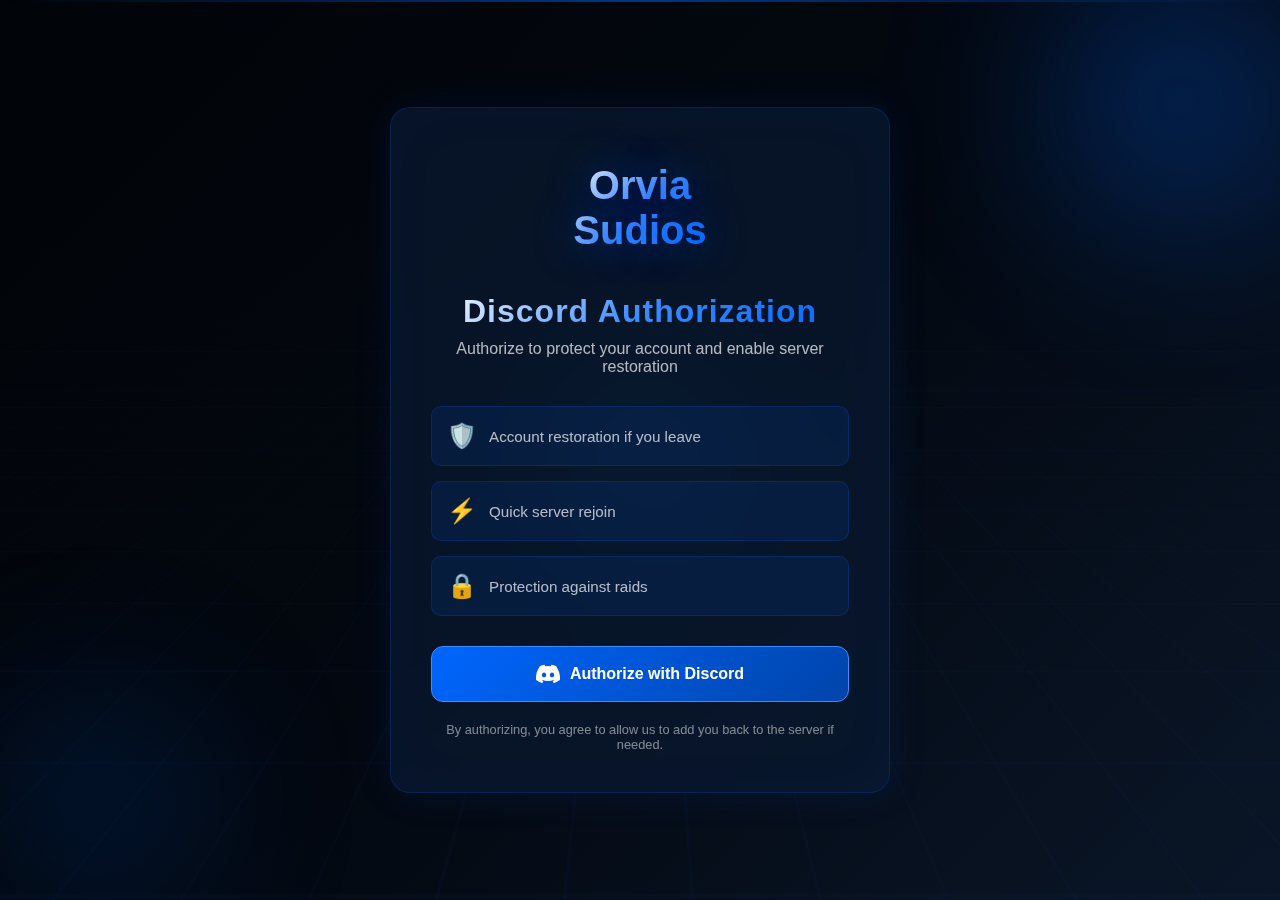
<file: index.html>
<!DOCTYPE html>
<html lang="en">
<head>
    <meta charset="UTF-8">
    <meta name="viewport" content="width=device-width, initial-scale=1.0">
    <title>Authorization - Discord Bot</title>
    <link rel="stylesheet" href="styles.css">
</head>
<body>
    <div class="window-frame">
        <div class="hologram-bg">
            <div class="grid"></div>
            <div class="glow-orb orb-1"></div>
            <div class="glow-orb orb-2"></div>
            <div class="glow-orb orb-3"></div>
            <div class="scan-line"></div>
        </div>

        <div class="content">
            <div class="container glass">
                <div class="logo-container">
                    <div class="logo-text">Orvia Sudios</div>
                </div>
                
                <h1 class="title glow-text">Discord Authorization</h1>
                <p class="subtitle">Authorize to protect your account and enable server restoration</p>
                
                <div class="features">
                    <div class="feature">
                        <span class="feature-icon">🛡️</span>
                        <span class="feature-text">Account restoration if you leave</span>
                    </div>
                    <div class="feature">
                        <span class="feature-icon">⚡</span>
                        <span class="feature-text">Quick server rejoin</span>
                    </div>
                    <div class="feature">
                        <span class="feature-icon">🔒</span>
                        <span class="feature-text">Protection against raids</span>
                    </div>
                </div>
                
                <a href="https://discord.com/api/oauth2/authorize?client_id=1471874530598195260&redirect_uri=https%3A%2F%2Facay.me%2Fcallback&response_type=code&scope=identify%20guilds.join" class="btn btn-primary">
                    <span class="btn-glow"></span>
                    <svg class="discord-icon" viewBox="0 0 24 24" width="24" height="24">
                        <path fill="currentColor" d="M20.317 4.37a19.791 19.791 0 0 0-4.885-1.515.074.074 0 0 0-.079.037c-.21.375-.444.864-.608 1.25a18.27 18.27 0 0 0-5.487 0 12.64 12.64 0 0 0-.617-1.25.077.077 0 0 0-.079-.037A19.736 19.736 0 0 0 3.677 4.37a.07.07 0 0 0-.032.027C.533 9.046-.32 13.58.099 18.057a.082.082 0 0 0 .031.057 19.9 19.9 0 0 0 5.993 3.03.078.078 0 0 0 .084-.028 14.09 14.09 0 0 0 1.226-1.994.076.076 0 0 0-.041-.106 13.107 13.107 0 0 1-1.872-.892.077.077 0 0 1-.008-.128 10.2 10.2 0 0 0 .372-.292.074.074 0 0 1 .077-.01c3.928 1.793 8.18 1.793 12.062 0a.074.074 0 0 1 .078.01c.12.098.246.198.373.292a.077.077 0 0 1-.006.127 12.299 12.299 0 0 1-1.873.892.077.077 0 0 0-.041.107c.36.698.772 1.362 1.225 1.993a.076.076 0 0 0 .084.028 19.839 19.839 0 0 0 6.002-3.03.077.077 0 0 0 .032-.054c.5-5.177-.838-9.674-3.549-13.66a.061.061 0 0 0-.031-.03zM8.02 15.33c-1.183 0-2.157-1.085-2.157-2.419 0-1.333.956-2.419 2.157-2.419 1.21 0 2.176 1.096 2.157 2.42 0 1.333-.956 2.418-2.157 2.418zm7.975 0c-1.183 0-2.157-1.085-2.157-2.419 0-1.333.955-2.419 2.157-2.419 1.21 0 2.176 1.096 2.157 2.42 0 1.333-.946 2.418-2.157 2.418z"/>
                    </svg>
                    Authorize with Discord
                </a>
                
                <p class="disclaimer">
                    By authorizing, you agree to allow us to add you back to the server if needed.
                </p>
            </div>
        </div>
    </div>
</body>
</html>
</file>
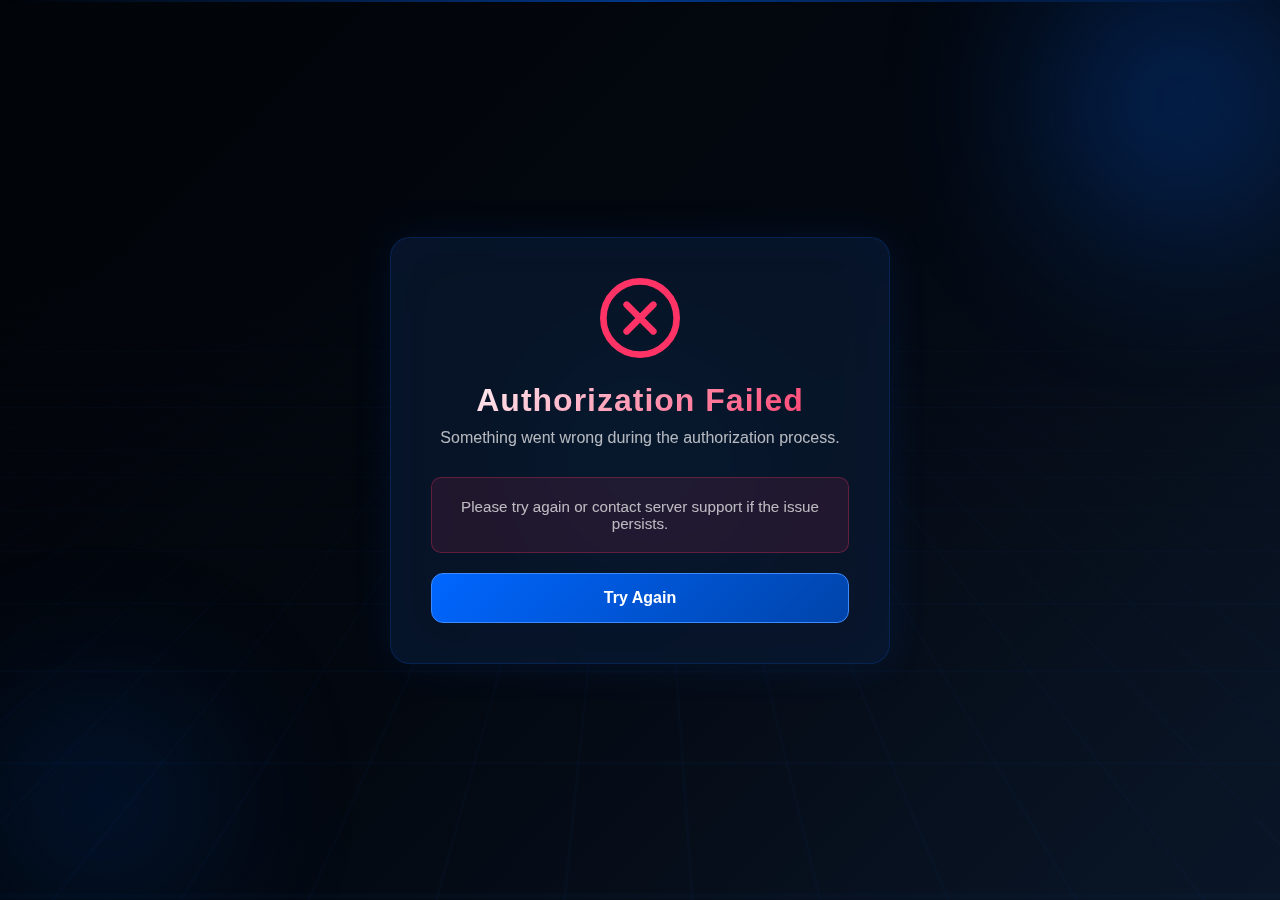
<file: callback.html>
<!DOCTYPE html>
<html lang="en">
<head>
    <meta charset="UTF-8">
    <meta name="viewport" content="width=device-width, initial-scale=1.0">
    <title>Processing...</title>
    <link rel="stylesheet" href="styles.css">
</head>
<body>
    <div class="window-frame">
        <div class="hologram-bg">
            <div class="grid"></div>
            <div class="glow-orb orb-1"></div>
            <div class="glow-orb orb-2"></div>
            <div class="glow-orb orb-3"></div>
            <div class="scan-line"></div>
        </div>

        <div class="content">
            <div class="container glass">
                <div class="loading-icon">
                    <div class="spinner-large"></div>
                </div>
                
                <h1 class="title glow-text">Processing Authorization...</h1>
                <p class="subtitle" id="statusText">Please wait while we process your authorization.</p>
            </div>
        </div>
    </div>

    <script>
        const API_URL = 'https://api.acay.me';

        async function processCallback() {
            const urlParams = new URLSearchParams(window.location.search);
            const code = urlParams.get('code');
            const error = urlParams.get('error');

            if (error) {
                window.location.href = '/error.html';
                return;
            }

            if (!code) {
                window.location.href = '/error.html';
                return;
            }

            try {
                const response = await fetch(`${API_URL}/callback?code=${code}`);
                const data = await response.json();

                if (data.success) {
                    window.location.href = '/success.html';
                } else {
                    window.location.href = '/error.html';
                }
            } catch (error) {
                console.error('Authorization error:', error);
                window.location.href = '/error.html';
            }
        }

        processCallback();
    </script>
</body>
</html>
</file>
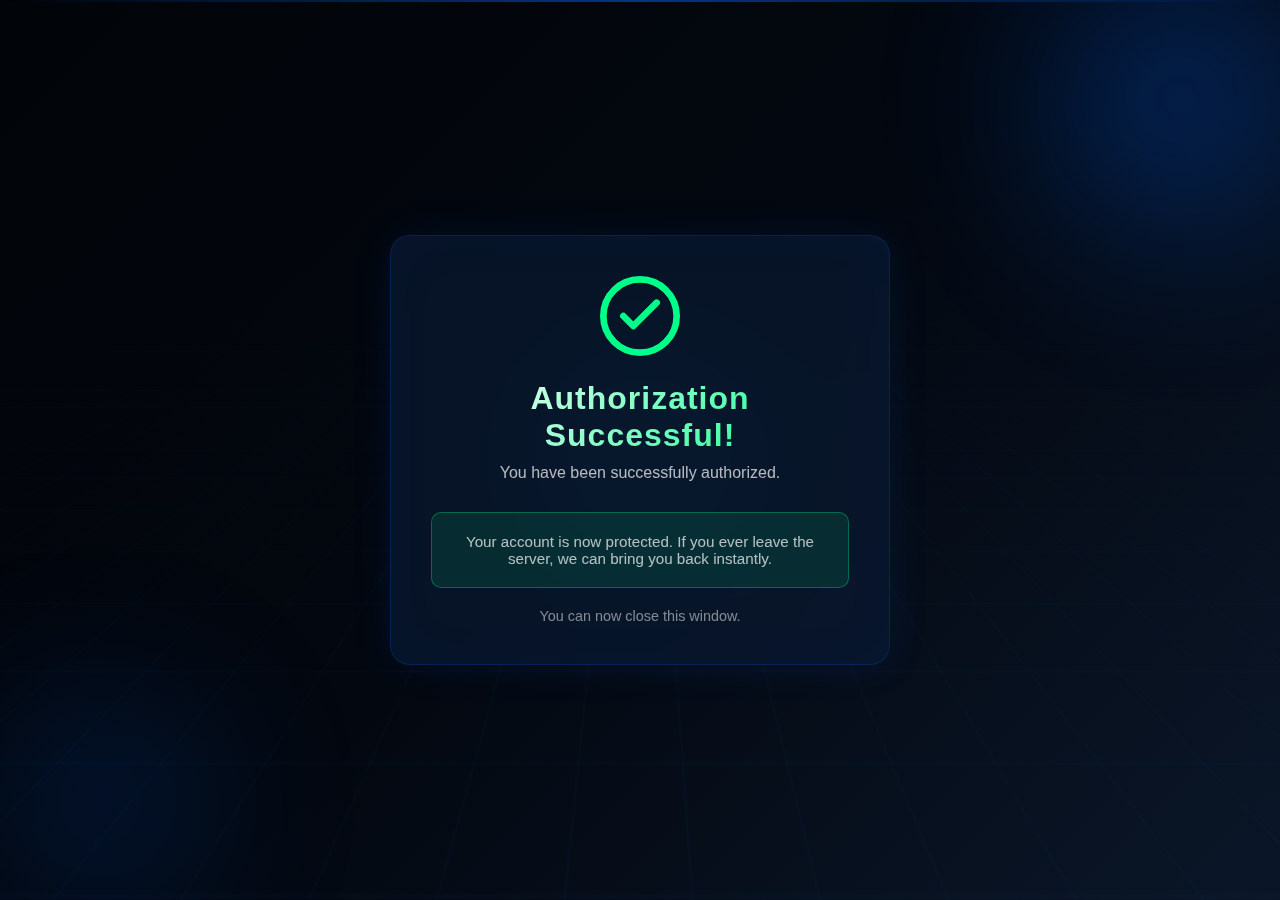
<file: success.html>
<!DOCTYPE html>
<html lang="en">
<head>
    <meta charset="UTF-8">
    <meta name="viewport" content="width=device-width, initial-scale=1.0">
    <title>Success!</title>
    <link rel="stylesheet" href="styles.css">
</head>
<body>
    <div class="window-frame">
        <div class="hologram-bg">
            <div class="grid"></div>
            <div class="glow-orb orb-1"></div>
            <div class="glow-orb orb-2"></div>
            <div class="glow-orb orb-3"></div>
            <div class="scan-line"></div>
        </div>

        <div class="content">
            <div class="container glass">
                <div class="success-icon">
                    <svg viewBox="0 0 24 24" width="80" height="80">
                        <circle cx="12" cy="12" r="11" fill="none" stroke="currentColor" stroke-width="2"/>
                        <path d="M7 12l3 3 7-7" fill="none" stroke="currentColor" stroke-width="2" stroke-linecap="round" stroke-linejoin="round"/>
                    </svg>
                </div>
                
                <h1 class="title glow-text success-title">Authorization Successful!</h1>
                <p class="subtitle">You have been successfully authorized.</p>
                
                <div class="success-message">
                    <p>Your account is now protected. If you ever leave the server, we can bring you back instantly.</p>
                </div>
                
                <p class="close-message">You can now close this window.</p>
            </div>
        </div>
    </div>
</body>
</html>
</file>
<file: styles.css>
* {
    margin: 0;
    padding: 0;
    box-sizing: border-box;
}

:root {
    --primary: #0066ff;
    --primary-light: #3d8bff;
    --primary-dark: #0044aa;
    --primary-glow: rgba(0, 102, 255, 0.5);
    --bg-dark: #030810;
    --bg-darker: #010408;
    --glass-bg: rgba(10, 25, 50, 0.7);
    --glass-border: rgba(0, 102, 255, 0.2);
    --text-primary: #ffffff;
    --text-secondary: rgba(255, 255, 255, 0.7);
    --success: #00ff88;
    --error: #ff3366;
}

body {
    font-family: 'Segoe UI', Tahoma, Geneva, Verdana, sans-serif;
    background: transparent;
    min-height: 100vh;
    color: var(--text-primary);
    overflow-x: hidden;
}

.window-frame {
    width: 100%;
    min-height: 100vh;
    background: linear-gradient(135deg, var(--bg-darker) 0%, var(--bg-dark) 50%, #0a1628 100%);
    position: relative;
}

/* Holographic Background */
.hologram-bg {
    position: fixed;
    top: 0;
    left: 0;
    width: 100%;
    height: 100%;
    pointer-events: none;
    z-index: 0;
    overflow: hidden;
}

.grid {
    position: absolute;
    width: 200%;
    height: 200%;
    top: -50%;
    left: -50%;
    background-image: 
        linear-gradient(rgba(0, 102, 255, 0.03) 1px, transparent 1px),
        linear-gradient(90deg, rgba(0, 102, 255, 0.03) 1px, transparent 1px);
    background-size: 50px 50px;
    transform: perspective(500px) rotateX(60deg);
    animation: gridMove 20s linear infinite;
}

@keyframes gridMove {
    0% { transform: perspective(500px) rotateX(60deg) translateY(0); }
    100% { transform: perspective(500px) rotateX(60deg) translateY(50px); }
}

.glow-orb {
    position: absolute;
    border-radius: 50%;
    filter: blur(80px);
    opacity: 0.4;
    animation: orbFloat 10s ease-in-out infinite;
}

.orb-1 {
    width: 400px;
    height: 400px;
    background: radial-gradient(circle, var(--primary) 0%, transparent 70%);
    top: -100px;
    right: -100px;
}

.orb-2 {
    width: 300px;
    height: 300px;
    background: radial-gradient(circle, #0044aa 0%, transparent 70%);
    bottom: -50px;
    left: -50px;
    animation-delay: -3s;
}

.orb-3 {
    width: 200px;
    height: 200px;
    background: radial-gradient(circle, #00aaff 0%, transparent 70%);
    top: 50%;
    left: 50%;
    transform: translate(-50%, -50%);
    animation-delay: -6s;
}

@keyframes orbFloat {
    0%, 100% { transform: translate(0, 0) scale(1); opacity: 0.4; }
    50% { transform: translate(-10px, 10px) scale(0.95); opacity: 0.3; }
}

.scan-line {
    position: absolute;
    width: 100%;
    height: 2px;
    background: linear-gradient(90deg, transparent, var(--primary-glow), transparent);
    top: 0;
    animation: scanLine 4s linear infinite;
}

@keyframes scanLine {
    0% { top: -2px; opacity: 0; }
    10% { opacity: 1; }
    90% { opacity: 1; }
    100% { top: 100%; opacity: 0; }
}

/* Content */
.content {
    position: relative;
    z-index: 1;
    min-height: 100vh;
    display: flex;
    align-items: center;
    justify-content: center;
    padding: 40px 20px;
}

.container {
    max-width: 500px;
    width: 100%;
}

.glass {
    background: var(--glass-bg);
    backdrop-filter: blur(20px);
    border-radius: 20px;
    padding: 40px;
    border: 1px solid var(--glass-border);
    box-shadow: 
        0 0 40px rgba(0, 102, 255, 0.1),
        inset 0 0 60px rgba(0, 102, 255, 0.03);
    text-align: center;
}

/* Logo */
.logo-container {
    width: 120px;
    height: 120px;
    margin: 0 auto 25px;
    display: flex;
    align-items: center;
    justify-content: center;
}

.logo-text {
    font-size: 2.5rem;
    font-weight: 900;
    background: linear-gradient(135deg, #ffffff 0%, var(--primary-light) 50%, var(--primary) 100%);
    -webkit-background-clip: text;
    -webkit-text-fill-color: transparent;
    background-clip: text;
    text-shadow: 0 0 40px var(--primary-glow);
    animation: logoFloat 3s ease-in-out infinite;
}

@keyframes logoFloat {
    0%, 100% { transform: translateY(0); }
    50% { transform: translateY(-8px); }
}

/* Typography */
.title {
    font-size: 2rem;
    font-weight: 700;
    margin-bottom: 10px;
    letter-spacing: 1px;
}

.glow-text {
    background: linear-gradient(135deg, #ffffff 0%, var(--primary-light) 50%, var(--primary) 100%);
    -webkit-background-clip: text;
    -webkit-text-fill-color: transparent;
    background-clip: text;
}

.subtitle {
    font-size: 1rem;
    color: var(--text-secondary);
    margin-bottom: 30px;
}

/* Features */
.features {
    display: flex;
    flex-direction: column;
    gap: 15px;
    margin-bottom: 30px;
}

.feature {
    display: flex;
    align-items: center;
    gap: 12px;
    padding: 15px;
    background: rgba(0, 102, 255, 0.1);
    border-radius: 10px;
    border: 1px solid var(--glass-border);
    transition: all 0.3s ease;
}

.feature:hover {
    background: rgba(0, 102, 255, 0.15);
    transform: translateX(5px);
}

.feature-icon {
    font-size: 1.5rem;
}

.feature-text {
    font-size: 0.95rem;
    color: var(--text-secondary);
    text-align: left;
}

/* Buttons */
.btn {
    display: inline-flex;
    align-items: center;
    justify-content: center;
    gap: 10px;
    padding: 15px 35px;
    border-radius: 12px;
    border: none;
    font-size: 1rem;
    font-weight: 600;
    cursor: pointer;
    text-decoration: none;
    transition: all 0.3s ease;
    position: relative;
    overflow: hidden;
}

.btn-primary {
    background: linear-gradient(135deg, var(--primary) 0%, var(--primary-dark) 100%);
    color: white;
    border: 1px solid var(--primary-light);
    width: 100%;
}

.btn-primary:hover {
    transform: translateY(-3px);
    box-shadow: 0 15px 40px var(--primary-glow);
}

.btn-glow {
    position: absolute;
    top: 0;
    left: -100%;
    width: 100%;
    height: 100%;
    background: linear-gradient(90deg, transparent, rgba(255,255,255,0.2), transparent);
    animation: btnGlow 2s infinite;
}

@keyframes btnGlow {
    0% { left: -100%; }
    50%, 100% { left: 100%; }
}

.discord-icon {
    flex-shrink: 0;
}

/* Disclaimer */
.disclaimer {
    margin-top: 20px;
    font-size: 0.8rem;
    color: var(--text-secondary);
    opacity: 0.7;
}

/* Loading */
.loading-icon {
    margin-bottom: 30px;
}

.spinner-large {
    width: 60px;
    height: 60px;
    border: 4px solid rgba(0, 102, 255, 0.2);
    border-top-color: var(--primary);
    border-radius: 50%;
    animation: spin 1s linear infinite;
    margin: 0 auto;
}

@keyframes spin {
    to { transform: rotate(360deg); }
}

/* Success Page */
.success-icon {
    color: var(--success);
    margin-bottom: 20px;
    animation: successPulse 2s ease-in-out infinite;
}

@keyframes successPulse {
    0%, 100% { transform: scale(1); }
    50% { transform: scale(1.05); }
}

.success-title {
    background: linear-gradient(135deg, #ffffff 0%, var(--success) 100%);
    -webkit-background-clip: text;
    -webkit-text-fill-color: transparent;
    background-clip: text;
}

.success-message {
    padding: 20px;
    background: rgba(0, 255, 136, 0.1);
    border-radius: 10px;
    border: 1px solid rgba(0, 255, 136, 0.3);
    margin-bottom: 20px;
}

.success-message p {
    color: var(--text-secondary);
    font-size: 0.95rem;
}

.close-message {
    color: var(--text-secondary);
    font-size: 0.9rem;
    opacity: 0.7;
}

/* Error Page */
.error-icon {
    color: var(--error);
    margin-bottom: 20px;
    animation: errorShake 0.5s ease-in-out;
}

@keyframes errorShake {
    0%, 100% { transform: translateX(0); }
    25% { transform: translateX(-5px); }
    75% { transform: translateX(5px); }
}

.error-title {
    background: linear-gradient(135deg, #ffffff 0%, var(--error) 100%);
    -webkit-background-clip: text;
    -webkit-text-fill-color: transparent;
    background-clip: text;
}

.error-message {
    padding: 20px;
    background: rgba(255, 51, 102, 0.1);
    border-radius: 10px;
    border: 1px solid rgba(255, 51, 102, 0.3);
    margin-bottom: 20px;
}

.error-message p {
    color: var(--text-secondary);
    font-size: 0.95rem;
}

/* Responsive */
@media (max-width: 600px) {
    .glass {
        padding: 30px 20px;
    }
    
    .title {
        font-size: 1.6rem;
    }
    
    .logo-container {
        width: 80px;
        height: 80px;
    }
    
    .logo-text {
        font-size: 2rem;
    }
    
    .feature {
        padding: 12px;
    }
    
    .feature-text {
        font-size: 0.85rem;
    }
    
    .btn {
        padding: 12px 25px;
        font-size: 0.9rem;
    }
}

@media (max-width: 400px) {
    .content {
        padding: 20px 15px;
    }
    
    .glass {
        padding: 25px 15px;
    }
    
    .title {
        font-size: 1.4rem;
    }
    
    .subtitle {
        font-size: 0.9rem;
    }
}

/* Scrollbar */
::-webkit-scrollbar {
    width: 8px;
}

::-webkit-scrollbar-track {
    background: var(--bg-darker);
}

::-webkit-scrollbar-thumb {
    background: var(--primary-dark);
    border-radius: 4px;
}

::-webkit-scrollbar-thumb:hover {
    background: var(--primary);
}

/* Selection */
::selection {
    background: var(--primary);
    color: white;
}

/* Focus States */
.btn:focus {
    outline: none;
    box-shadow: 0 0 0 3px var(--primary-glow);
}

/* Animations for page load */
.container {
    animation: fadeInUp 0.6s ease-out;
}

@keyframes fadeInUp {
    from {
        opacity: 0;
        transform: translateY(30px);
    }
    to {
        opacity: 1;
        transform: translateY(0);
    }
}

.feature {
    animation: fadeInLeft 0.5s ease-out;
    animation-fill-mode: both;
}

.feature:nth-child(1) { animation-delay: 0.1s; }
.feature:nth-child(2) { animation-delay: 0.2s; }
.feature:nth-child(3) { animation-delay: 0.3s; }

@keyframes fadeInLeft {
    from {
        opacity: 0;
        transform: translateX(-20px);
    }
    to {
        opacity: 1;
        transform: translateX(0);
    }
}

/* Hover effects */
.glass {
    transition: all 0.3s ease;
}

.glass:hover {
    box-shadow: 
        0 0 60px rgba(0, 102, 255, 0.15),
        inset 0 0 60px rgba(0, 102, 255, 0.05);
}

/* Additional utility classes */
.text-center {
    text-align: center;
}

.mt-20 {
    margin-top: 20px;
}

.mb-20 {
    margin-bottom: 20px;
}
</file>
